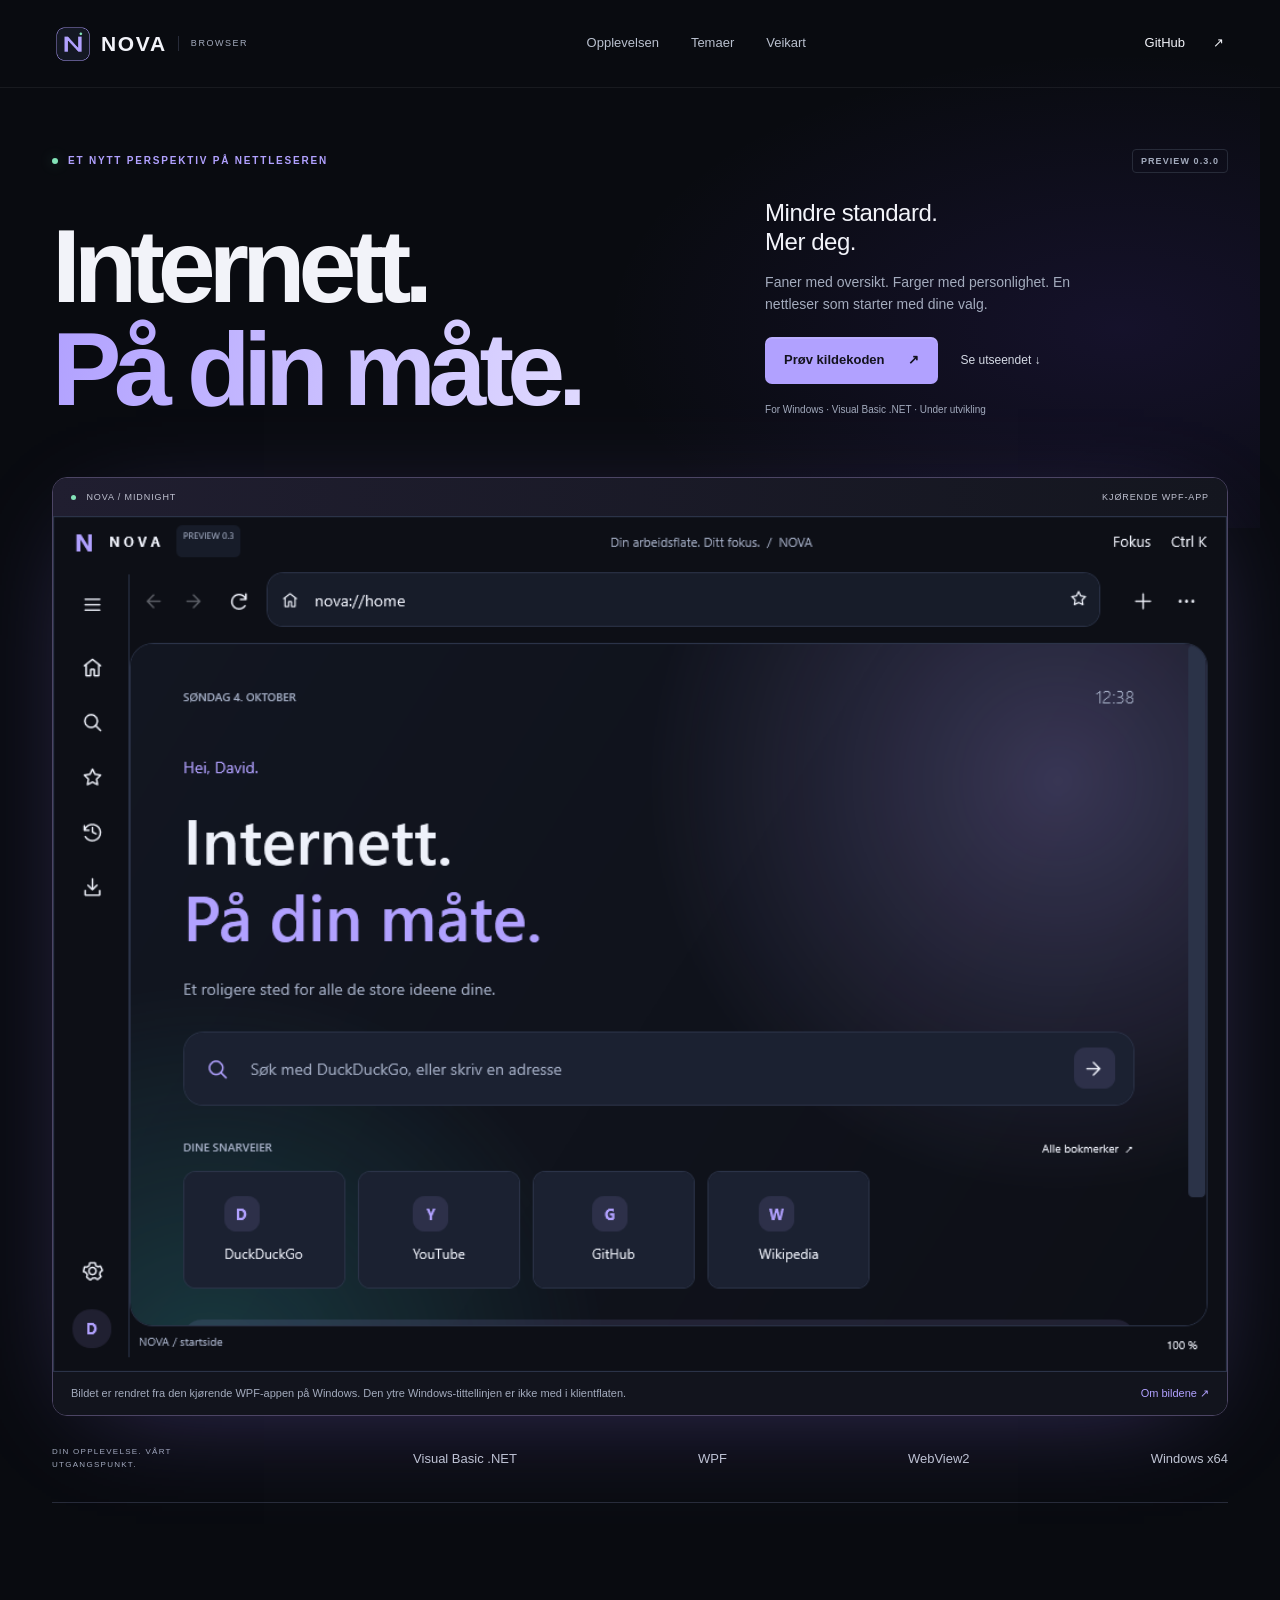
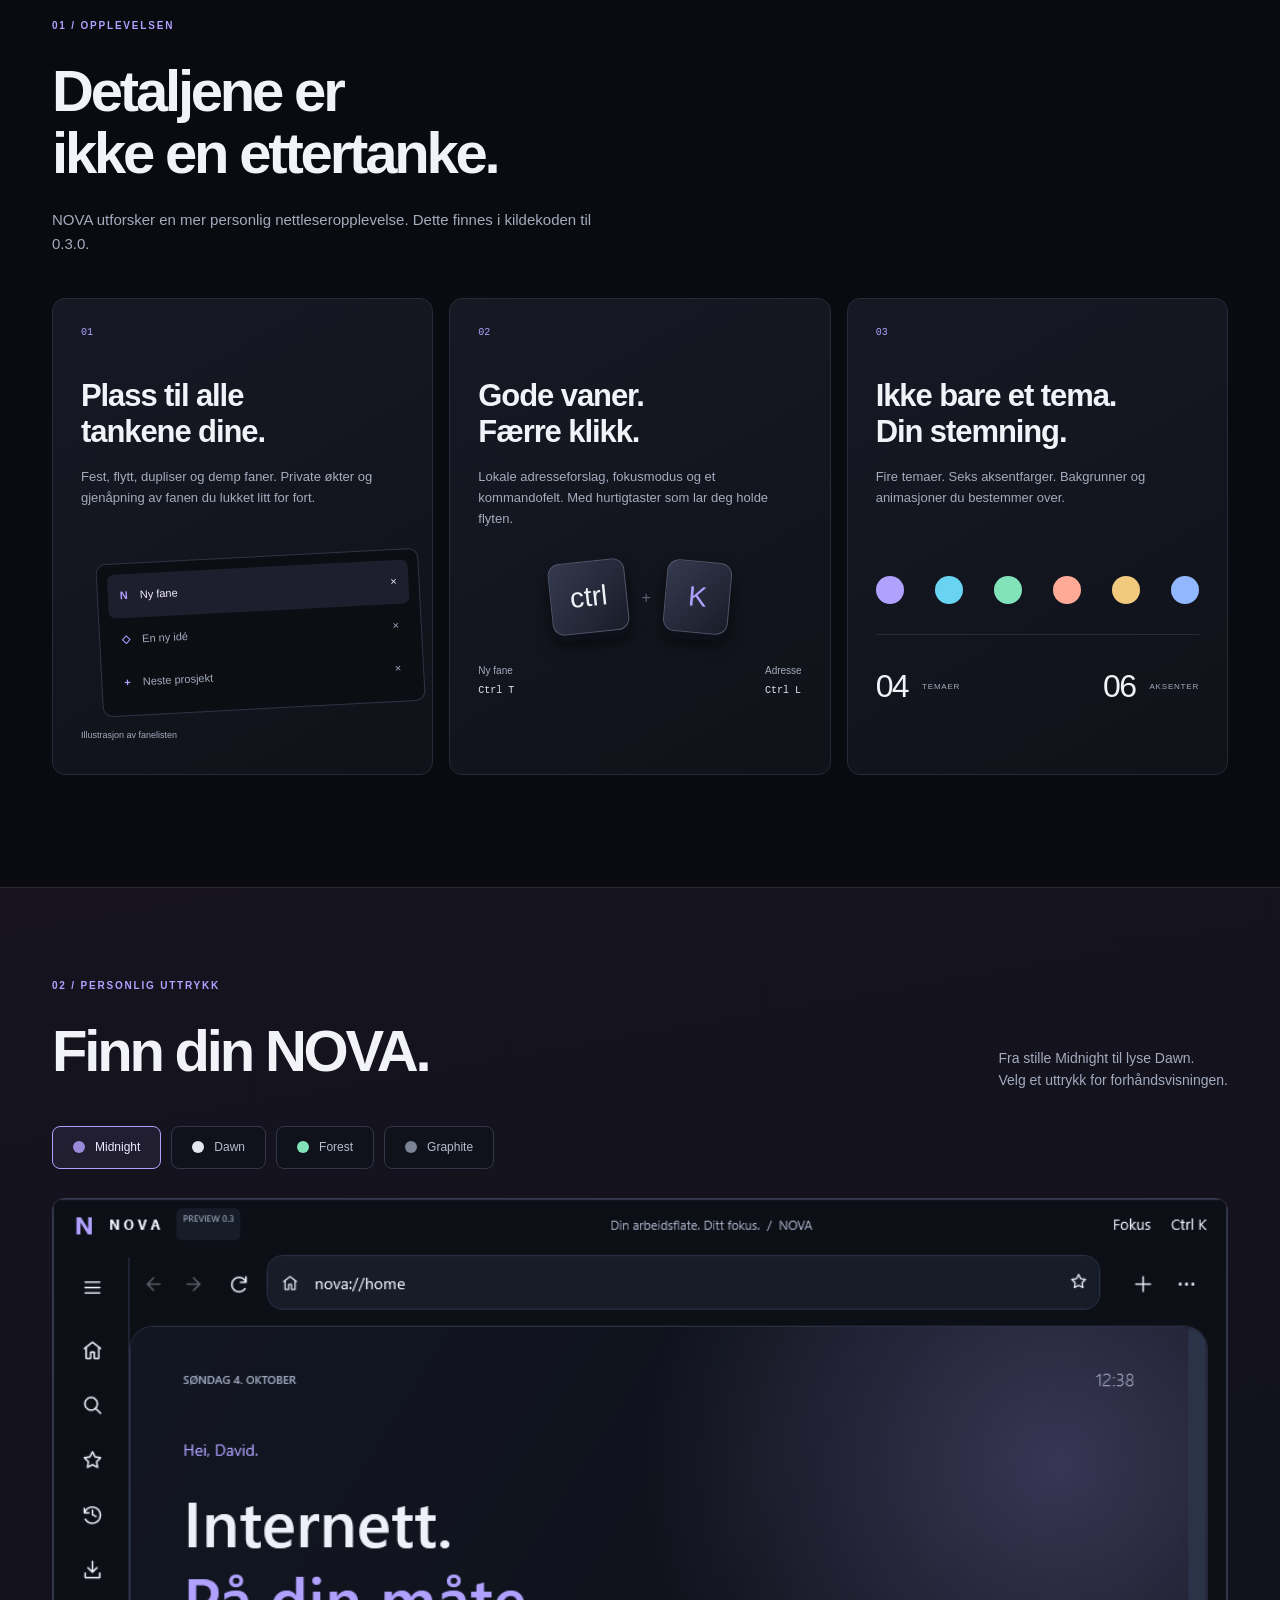
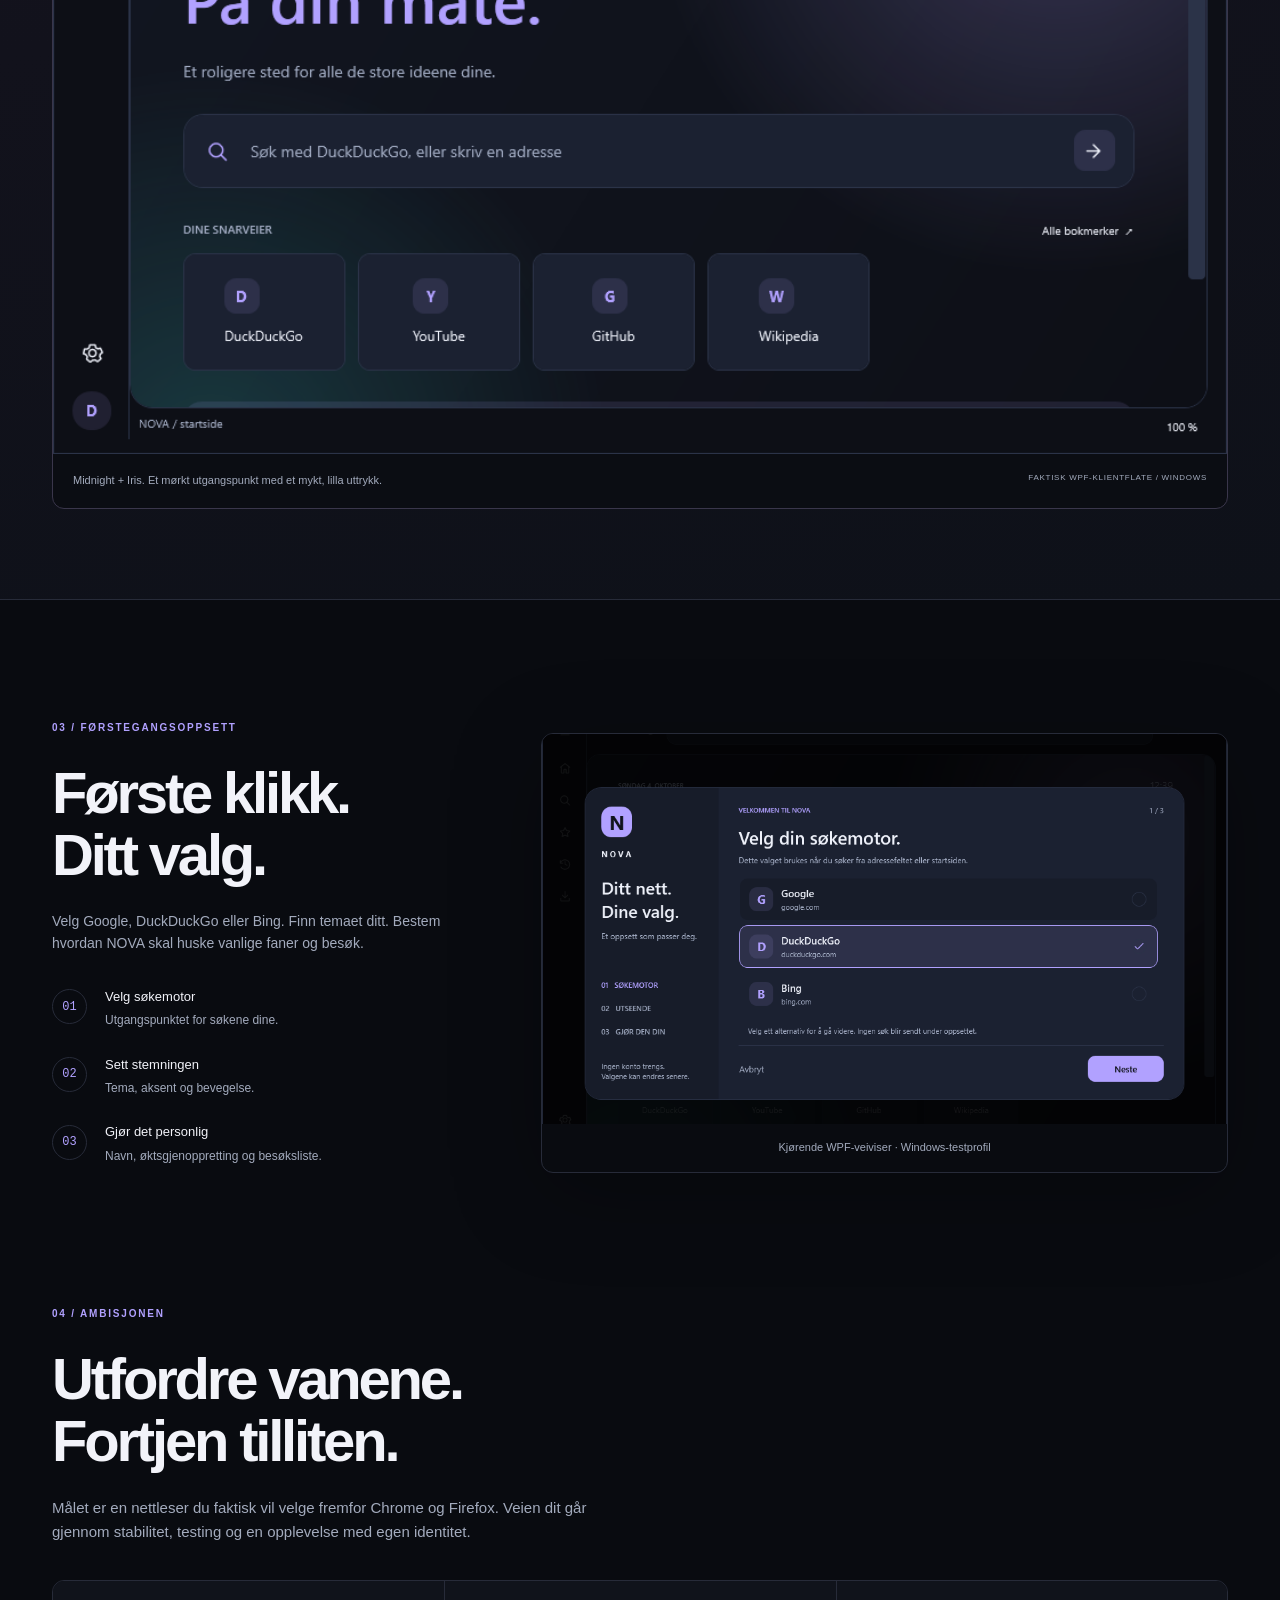
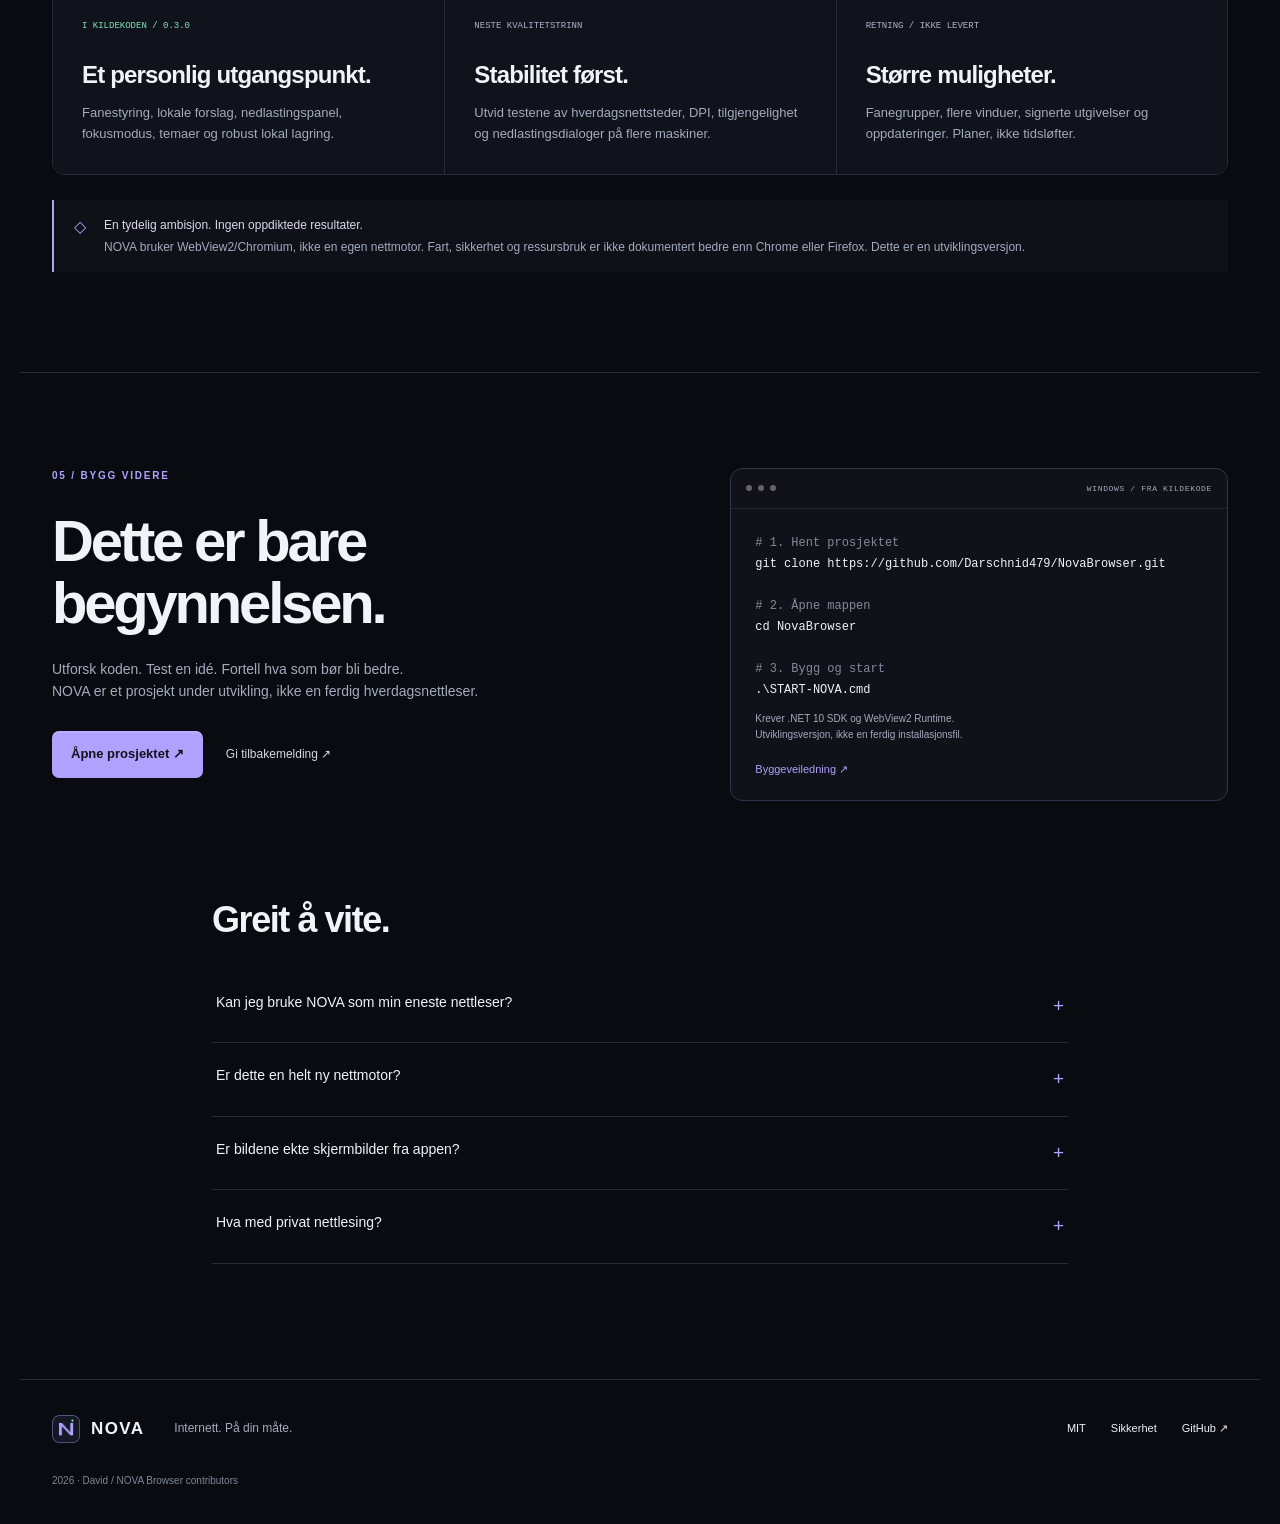
<file: docs/index.html>
<!doctype html>
<html lang="nb"><head><meta charset="utf-8"><meta name="viewport" content="width=device-width, initial-scale=1"><meta name="description" content="NOVA Browser: en personlig Windows-nettleser i Visual Basic .NET. Utforsk faner, temaer og et oppsett som starter med dine valg."><meta name="theme-color" content="#090b10"><meta property="og:title" content="NOVA Browser | Internett. På din måte."><meta property="og:description" content="Ditt nett. Dine valg. En Windows-nettleser under utvikling, med faner, temaer og et personlig oppsett."><meta property="og:type" content="website"><meta property="og:image" content="https://darschnid479.github.io/NovaBrowser/assets/brand/social-card.png"><meta property="og:url" content="https://darschnid479.github.io/NovaBrowser/"><meta name="twitter:card" content="summary_large_image"><title>NOVA Browser | Internett. På din måte.</title><link rel="icon" href="assets/brand/nova-mark.png"><link rel="stylesheet" href="assets/site.css"><script src="assets/site.js" defer></script></head>
<body><a class="skip" href="#main">Hopp til innhold</a><header class="site-header"><a class="logo" href="#" aria-label="NOVA start"><img src="assets/brand/nova-mark.png" width="34" height="34" alt=""><strong>NOVA</strong><span>BROWSER</span></a><nav aria-label="Hovedmeny"><a href="#opplevelsen">Opplevelsen</a><a href="#temaer">Temaer</a><a href="#veikart">Veikart</a></nav><a class="github-link" href="https://github.com/Darschnid479/NovaBrowser">GitHub <span aria-hidden="true">&#8599;</span></a></header>
<main id="main"><section class="hero wrap"><div class="hero-orbit" aria-hidden="true"></div><p class="eyebrow"><span class="dot"></span> ET NYTT PERSPEKTIV PÅ NETTLESEREN <span class="release">PREVIEW 0.3.0</span></p><div class="hero-grid"><h1>Internett.<br><span>På din måte.</span></h1><div class="hero-copy"><p>Mindre standard.<br>Mer deg.</p><p class="muted">Faner med oversikt. Farger med personlighet. En nettleser som starter med dine valg.</p><div class="actions"><a class="button primary" href="#kom-i-gang">Prøv kildekoden <span>&#8599;</span></a><a class="text-link" href="#temaer">Se utseendet &#8595;</a></div><small>For Windows &middot; Visual Basic .NET &middot; Under utvikling</small></div></div>
<figure class="hero-shot"><div class="shot-top"><span><i></i> NOVA / MIDNIGHT</span><span>KJØRENDE WPF-APP</span></div><img id="hero-preview" src="assets/app-0.3.0/nova-03-midnight-client.png" width="1028" height="749" fetchpriority="high" alt="Faktisk WPF-klientflate fra NOVAs startside: mørkt tema, vertikale faner og personlig søk."><figcaption>Bildet er rendret fra den kjørende WPF-appen på Windows. Den ytre Windows-tittellinjen er ikke med i klientflaten. <a href="https://github.com/Darschnid479/NovaBrowser/blob/main/docs/VISUELT.md">Om bildene &#8599;</a></figcaption></figure>
<div class="tech-strip"><span>DIN OPPLEVELSE. VÅRT UTGANGSPUNKT.</span><div>Visual Basic .NET</div><div>WPF</div><div>WebView2</div><div>Windows x64</div></div></section>
<section class="wrap feature-section" id="opplevelsen"><div class="section-heading"><p class="eyebrow">01 / OPPLEVELSEN</p><h2>Detaljene er<br>ikke en ettertanke.</h2><p class="muted">NOVA utforsker en mer personlig nettleseropplevelse. Dette finnes i kildekoden til 0.3.0.</p></div><div class="feature-grid"><article class="feature-card tabs-card"><span class="card-number">01</span><h3>Plass til alle<br>tankene dine.</h3><p>Fest, flytt, dupliser og demp faner. Private økter og gjenåpning av fanen du lukket litt for fort.</p><div class="mini-tabs" aria-hidden="true"><div class="selected"><b>N</b> Ny fane <span>&#215;</span></div><div><b>&#9671;</b> En ny idé <span>&#215;</span></div><div><b>+</b> Neste prosjekt <span>&#215;</span></div></div><small>Illustrasjon av fanelisten</small></article><article class="feature-card command-card"><span class="card-number">02</span><h3>Gode vaner.<br>Færre klikk.</h3><p>Lokale adresseforslag, fokusmodus og et kommandofelt. Med hurtigtaster som lar deg holde flyten.</p><div class="keycap-art" aria-hidden="true"><kbd>ctrl</kbd><span>+</span><kbd>K</kbd></div><div class="shortcut-line"><span>Ny fane <kbd>Ctrl T</kbd></span><span>Adresse <kbd>Ctrl L</kbd></span></div></article><article class="feature-card settings-card"><span class="card-number">03</span><h3>Ikke bare et tema.<br>Din stemning.</h3><p>Fire temaer. Seks aksentfarger. Bakgrunner og animasjoner du bestemmer over.</p><div class="swatches" aria-hidden="true"><i></i><i></i><i></i><i></i><i></i><i></i></div><div class="feature-bottom"><strong>04</strong><span>TEMAER</span><strong>06</strong><span>AKSENTER</span></div></article></div></section>
<section class="theme-section" id="temaer"><div class="wrap"><div class="theme-heading"><div><p class="eyebrow">02 / PERSONLIG UTTRYKK</p><h2>Finn din NOVA.</h2></div><p class="muted">Fra stille Midnight til lyse Dawn.<br>Velg et uttrykk for forhåndsvisningen.</p></div><div class="theme-switch" role="group" aria-label="Velg forhåndsvisningstema"><button type="button" data-theme="midnight" aria-pressed="true"><i></i>Midnight</button><button type="button" data-theme="dawn" aria-pressed="false"><i></i>Dawn</button><button type="button" data-theme="forest" aria-pressed="false"><i></i>Forest</button><button type="button" data-theme="graphite" aria-pressed="false"><i></i>Graphite</button></div><figure class="theme-display"><img id="theme-preview" src="assets/app-0.3.0/nova-03-midnight-client.png" alt="Kjørende WPF-klientflate fra NOVA i Midnight-tema" width="1028" height="749" loading="lazy"><figcaption><span id="theme-description" aria-live="polite">Midnight + Iris. Et mørkt utgangspunkt med et mykt, lilla uttrykk.</span><span>FAKTISK WPF-KLIENTFLATE / WINDOWS</span></figcaption></figure></div></section>
<section class="wrap setup-section"><div class="setup-copy"><p class="eyebrow">03 / FØRSTEGANGSOPPSETT</p><h2>Første klikk.<br>Ditt valg.</h2><p class="muted">Velg Google, DuckDuckGo eller Bing. Finn temaet ditt. Bestem hvordan NOVA skal huske vanlige faner og besøk.</p><ol><li><span>01</span><div><strong>Velg søkemotor</strong><p>Utgangspunktet for søkene dine.</p></div></li><li><span>02</span><div><strong>Sett stemningen</strong><p>Tema, aksent og bevegelse.</p></div></li><li><span>03</span><div><strong>Gjør det personlig</strong><p>Navn, øktsgjenoppretting og besøksliste.</p></div></li></ol></div><figure class="setup-picture"><img src="assets/app-0.3.0/nova-03-setup-client.png" width="1028" height="749" alt="Kjørende WPF-klientflate fra NOVAs oppstartsveiviser med valg av søkemotor" loading="lazy"><figcaption>Kjørende WPF-veiviser &middot; Windows-testprofil</figcaption></figure></section>
<section class="wrap roadmap" id="veikart"><div class="section-heading"><p class="eyebrow">04 / AMBISJONEN</p><h2>Utfordre vanene.<br>Fortjen tilliten.</h2><p class="muted">Målet er en nettleser du faktisk vil velge fremfor Chrome og Firefox. Veien dit går gjennom stabilitet, testing og en opplevelse med egen identitet.</p></div><div class="roadmap-grid"><article><span class="stage current">I KILDEKODEN / 0.3.0</span><h3>Et personlig utgangspunkt.</h3><p>Fanestyring, lokale forslag, nedlastingspanel, fokusmodus, temaer og robust lokal lagring.</p></article><article><span class="stage">NESTE KVALITETSTRINN</span><h3>Stabilitet først.</h3><p>Utvid testene av hverdagsnettsteder, DPI, tilgjengelighet og nedlastingsdialoger på flere maskiner.</p></article><article><span class="stage">RETNING / IKKE LEVERT</span><h3>Større muligheter.</h3><p>Fanegrupper, flere vinduer, signerte utgivelser og oppdateringer. Planer, ikke tidsløfter.</p></article></div><aside class="honesty"><span>&#9671;</span><p><strong>En tydelig ambisjon. Ingen oppdiktede resultater.</strong><br>NOVA bruker WebView2/Chromium, ikke en egen nettmotor. Fart, sikkerhet og ressursbruk er ikke dokumentert bedre enn Chrome eller Firefox. Dette er en utviklingsversjon.</p></aside></section>
<section class="wrap start-section" id="kom-i-gang"><div><p class="eyebrow">05 / BYGG VIDERE</p><h2>Dette er bare<br>begynnelsen.</h2><p class="muted">Utforsk koden. Test en idé. Fortell hva som bør bli bedre.<br>NOVA er et prosjekt under utvikling, ikke en ferdig hverdagsnettleser.</p><div class="actions"><a class="button primary" href="https://github.com/Darschnid479/NovaBrowser">Åpne prosjektet &#8599;</a><a class="text-link" href="https://github.com/Darschnid479/NovaBrowser/issues/new/choose">Gi tilbakemelding &#8599;</a></div></div><div class="terminal"><div><i></i><i></i><i></i><span>WINDOWS / FRA KILDEKODE</span></div><pre><span># 1. Hent prosjektet</span>
git clone https://github.com/Darschnid479/NovaBrowser.git

<span># 2. Åpne mappen</span>
cd NovaBrowser

<span># 3. Bygg og start</span>
.\START-NOVA.cmd</pre><p>Krever .NET 10 SDK og WebView2 Runtime.<br>Utviklingsversjon, ikke en ferdig installasjonsfil.</p><a href="https://github.com/Darschnid479/NovaBrowser#kom-i-gang">Byggeveiledning &#8599;</a></div></section>
<section class="wrap faq"><h2>Greit å vite.</h2><details><summary>Kan jeg bruke NOVA som min eneste nettleser?</summary><p>Det anbefales ikke på dette stadiet. 0.3.0 er en utviklingsversjon med kjente og uavklarte feil. Test med en ufølsom profil, og behold en etablert nettleser til viktige oppgaver.</p></details><details><summary>Er dette en helt ny nettmotor?</summary><p>Nei. Visual Basic .NET og WPF driver appens grensesnitt. Microsoft WebView2 viser nettsidene. NOVAs prosjekt er brukeropplevelsen rundt nettmotoren.</p></details><details><summary>Er bildene ekte skjermbilder fra appen?</summary><p>Bildene på denne siden er rendret fra den faktiske WPF-appen på Windows. Klientbildene utelater den ytre Windows-tittellinjen. Repoet inneholder også native vindusopptak og en separat nettmotorfangst av en lokal testside.</p></details><details><summary>Hva med privat nettlesing?</summary><p>Private faner er implementert, men privat betyr ikke anonym. NOVA og WebView2 har ulike lag for datalagring. Se prosjektets personverndokument før du bruker funksjonen.</p></details></section>
</main><footer class="wrap footer"><a class="logo" href="#"><img src="assets/brand/nova-mark.png" width="28" height="28" alt=""><strong>NOVA</strong></a><p>Internett. På din måte.</p><div><a href="https://github.com/Darschnid479/NovaBrowser/blob/main/LICENSE">MIT</a><a href="https://github.com/Darschnid479/NovaBrowser/blob/main/SECURITY.md">Sikkerhet</a><a href="https://github.com/Darschnid479/NovaBrowser">GitHub &#8599;</a></div><small>2026 &middot; David / NOVA Browser contributors</small></footer></body></html>
</file>
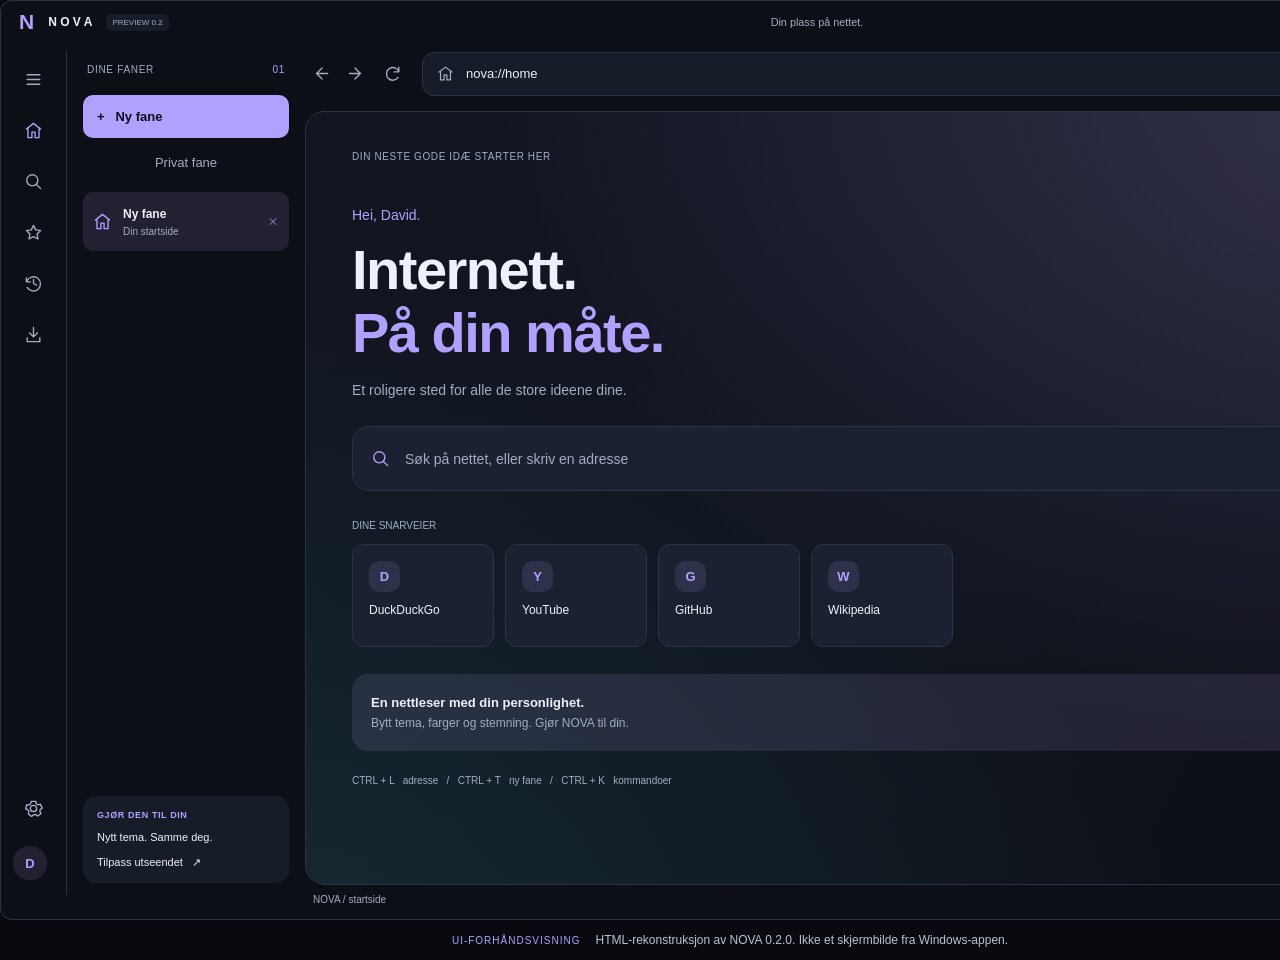
<file: docs/preview.html>
<!doctype html>
<html lang="nb"><head><meta charset="utf-8"><meta name="viewport" content="width=device-width,initial-scale=1"><meta name="robots" content="noindex"><title>NOVA | UI-forhåndsvisning</title><link rel="icon" href="assets/brand/nova-mark.png"><link rel="stylesheet" href="assets/preview.css"></head>
<body><main id="app" data-theme="Midnight">
<header class="titlebar"><div class="brand"><b>N</b><strong>N O V A</strong><span>PREVIEW 0.2</span></div><small>Din plass på nettet.</small><div class="window-controls" aria-label="Illustrerte vindusknapper"><span data-icon="Minimize"></span><span data-icon="Maximize"></span><span data-icon="Close"></span></div></header>
<div class="body"><aside class="rail"><div><i data-icon="Menu"></i><i data-icon="Home" class="on"></i><i data-icon="Search"></i><i data-icon="Star"></i><i data-icon="History"></i><i data-icon="Download"></i></div><div><i data-icon="Settings"></i><b>D</b></div></aside>
<aside class="sidebar"><div class="side-label">DINE FANER <span>01</span></div><div class="primary">+ &nbsp; Ny fane</div><p class="private">Privat fane</p><div class="tab on"><i data-icon="Home"></i><div><strong>Ny fane</strong><small>Din startside</small></div><i data-icon="Close"></i></div><div class="side-end"><label>GJØR DEN TIL DIN</label><p>Nytt tema. Samme deg.</p><span>Tilpass utseendet &nbsp; &#8599;</span></div></aside>
<section class="workspace"><div class="toolbar"><div class="nav-icons"><i data-icon="Back"></i><i data-icon="Forward"></i><i data-icon="Refresh"></i></div><div class="address"><i data-icon="Home"></i><span>nova://home</span><i data-icon="Star"></i></div><div class="nav-icons"><i data-icon="Home"></i><i data-icon="More"></i></div></div>
<div class="home"><div class="halo"></div><div class="home-top"><span>DIN NESTE GODE IDÆ STARTER HER</span><span>09:41</span></div><p class="greeting">Hei, David.</p><h1>Internett.<br><em>På din måte.</em></h1><p class="intro">Et roligere sted for alle de store ideene dine.</p><div class="search"><i data-icon="Search"></i><span>Søk på nettet, eller skriv en adresse</span><i data-icon="Forward"></i></div><div class="shortcut-title">DINE SNARVEIER <span>Alle bokmerker &#8599;</span></div><div class="shortcuts"><div><b>D</b><span>DuckDuckGo</span></div><div><b>Y</b><span>YouTube</span></div><div><b>G</b><span>GitHub</span></div><div><b>W</b><span>Wikipedia</span></div></div><div class="personalize"><div><strong>En nettleser med din personlighet.</strong><p>Bytt tema, farger og stemning. Gjør NOVA til din.</p></div><span>Tilpass &#8599;</span></div><p class="shortcuts-help">CTRL + L &nbsp; adresse &nbsp; / &nbsp; CTRL + T &nbsp; ny fane &nbsp; / &nbsp; CTRL + K &nbsp; kommandoer</p></div><div class="status">NOVA / startside <span>100 %</span></div></section></div>
<div class="shade" id="settings-view" hidden><aside class="settings"><h2>Gjør NOVA til din. <span>&#215;</span></h2><p>Små detaljer. Din personlighet.</p><label>HVA SKAL VI KALLE DEG?</label><div class="field">David</div><label>TEMA</label><div class="field"><span id="theme-label">Midnight</span><span>&#8964;</span></div><small>Midnight &middot; mørk / Dawn &middot; lys / Forest &middot; grønn / Graphite &middot; grå</small><label>AKSENTFARGE</label><div class="field">Iris <span>&#8964;</span></div><label>BAKGRUNN PÅ STARTSIDEN</label><div class="field">Aurora <span>&#8964;</span></div><label>UTSEENDE OG BEVEGELSE</label><p class="check">&#10003; <span>Myke animasjoner</span></p><p class="check">&#10003; <span>Vis klokken</span></p><p class="check off">&#9633; <span>Tettere faneliste</span></p><label>SØK OG OPPSTART</label><div class="field">DuckDuckGo <span>&#8964;</span></div><p class="check">&#10003; <span>Åpne vanlige faner igjen ved start</span></p><p class="check">&#10003; <span>Lagre NOVAs besøksliste</span></p><div class="primary done">Ferdig</div></aside></div>
<div class="shade setup-shade" id="setup-view" hidden><section class="setup"><aside><b class="n-mark">N</b><strong>N O V A</strong><h2>Ditt nett.<br>Dine valg.</h2><p>Et oppsett som passer deg.</p><div class="steps"><p class="active">01 &nbsp; Søkemotor</p><p>02 &nbsp; Utseende</p><p>03 &nbsp; Dine valg</p></div><small>Du kan endre alt senere.</small></aside><div class="setup-main"><label>1 / 3</label><h2>Velg din søkemotor.</h2><p>Dette valget brukes når du søker fra adressefeltet eller startsiden.</p><div class="provider"><b>G</b><div><strong>Google</strong><small>google.com</small></div><span class="radio"></span></div><div class="provider"><b>D</b><div><strong>DuckDuckGo</strong><small>duckduckgo.com</small></div><span class="radio selected"></span></div><div class="provider"><b>B</b><div><strong>Bing</strong><small>bing.com</small></div><span class="radio"></span></div><p class="setup-note">Velg ett alternativ for å gå videre. Ingen søk blir sendt under oppsettet.</p><div class="setup-bottom"><span>Avslutt NOVA</span><b class="primary">Neste &nbsp; &#8594;</b></div></div></section></div>
</main><footer class="disclosure"><span>UI-FORHÅNDSVISNING</span> HTML-rekonstruksjon av NOVA 0.2.0. Ikke et skjermbilde fra Windows-appen.</footer><script src="assets/preview.js"></script></body></html>
</file>
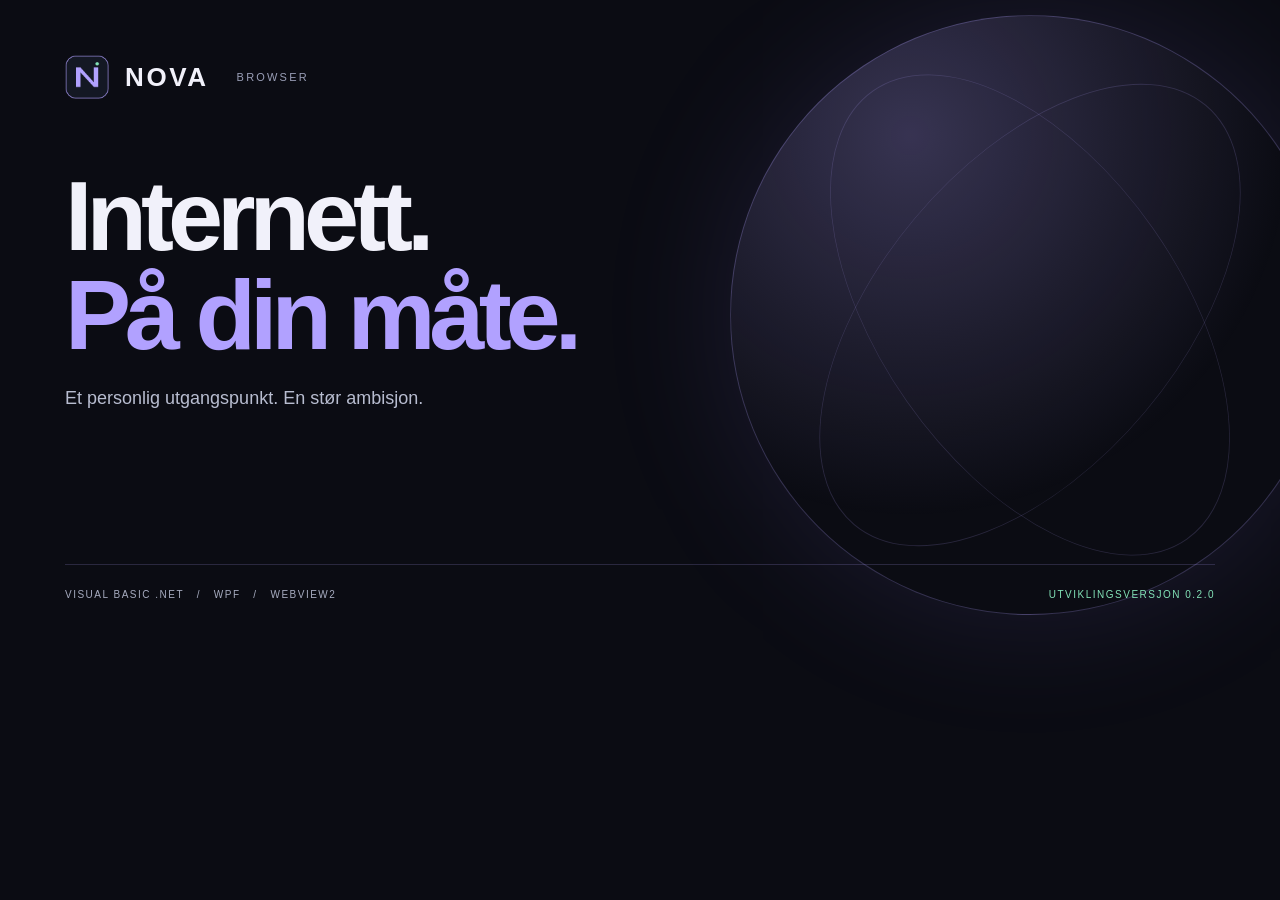
<file: tools/brand-artwork.html>
<!doctype html><html lang="nb"><meta charset="utf-8"><title>NOVA brand artwork</title><style>*{box-sizing:border-box}body{margin:0;width:1280px;height:640px;overflow:hidden;background:#0b0c13;color:#f1f1fa;font-family:Arial,sans-serif;padding:55px 65px;position:relative}.orb{position:absolute;width:600px;height:600px;right:-50px;top:15px;border:1px solid #b1a1ff40;border-radius:50%;background:radial-gradient(circle at 30% 20%,#b1a1ff44,transparent 60%);box-shadow:0 0 140px #9b81ff1f}.orb:before,.orb:after{content:'';position:absolute;inset:25px;border:1px solid #b1a1ff2c;border-radius:50%;transform:rotate(40deg) scaleX(.55)}.orb:after{transform:rotate(-35deg) scaleX(.55)}header{display:flex;align-items:center;gap:16px;position:relative}img{width:44px;height:44px}header b{font-size:26px;letter-spacing:.1em}header span{color:#9a9fb7;letter-spacing:.2em;font-size:11px;margin-left:12px}h1{font-size:99px;line-height:1.0;letter-spacing:-6px;font-weight:600;margin:67px 0 24px;position:relative}h1 span{color:#b1a1ff}p{font-size:18px;color:#b8bdd0;position:relative}footer{position:absolute;bottom:40px;left:65px;right:65px;border-top:1px solid #b1a1ff30;padding-top:24px;display:flex;justify-content:space-between;font-size:10px;letter-spacing:1.5px;color:#a7acc0}.version{color:#83e3b8}</style><div class="orb"></div><header><img src="../docs/assets/brand/nova-mark.png" alt=""><b>NOVA</b><span>BROWSER</span></header><h1>Internett.<br><span>På din måte.</span></h1><p>Et personlig utgangspunkt. En stør ambisjon.</p><footer><span>VISUAL BASIC .NET &nbsp; / &nbsp; WPF &nbsp; / &nbsp; WEBVIEW2</span><span class="version">UTVIKLINGSVERSJON 0.2.0</span></footer></html>
</file>
<file: docs/assets/site.css>
@charset "UTF-8";:root{--bg:#090b10;--card:#11141d;--stroke:#272b39;--text:#f2f3f9;--muted:#a3abbd;--accent:#b1a1ff;--green:#83e3b8;color-scheme:dark}*{box-sizing:border-box}html{scroll-behavior:smooth;scroll-padding-top:110px}body{margin:0;background:var(--bg);color:var(--text);font:16px/1.6 "Segoe UI",Arial,sans-serif}a{color:inherit;text-decoration:none}button{font:inherit}a,button,summary{-webkit-tap-highlight-color:transparent}a:focus-visible,button:focus-visible,summary:focus-visible{outline:2px solid var(--accent);outline-offset:5px}img{max-width:100%;height:auto;display:block}figure{margin:0}h1,h2,h3,p{margin-top:0}h1,h2,h3{line-height:1.07;font-weight:600;letter-spacing:-.055em}h2{font-size:58px;margin-bottom:24px}h3{font-size:31px;line-height:1.17;letter-spacing:-.035em}.wrap{max-width:1240px;margin:auto;padding-left:32px;padding-right:32px}.muted{color:var(--muted)}.site-header{height:88px;max-width:1440px;padding:0 56px;margin:auto;display:flex;align-items:center;justify-content:space-between;gap:30px;position:relative;z-index:10;border-bottom:1px solid #ffffff10}.logo{display:flex;align-items:center;gap:11px}.logo strong{font-size:21px;letter-spacing:.08em}.logo>span{font-size:9px;letter-spacing:.17em;color:var(--muted);border-left:1px solid var(--stroke);padding-left:12px}.site-header nav{display:flex;gap:32px;font-size:13px;color:#b9c0ce}.site-header a:hover{color:var(--accent)}.github-link{font-size:13px;display:flex;gap:28px}.hero{padding-top:61px;position:relative}.hero-orbit{z-index:-1;position:absolute;width:700px;height:500px;right:0;top:-60px;opacity:.7;background:radial-gradient(ellipse at 80% 60%,#6c41e82d,transparent 65%);pointer-events:none}.eyebrow{font-size:10px;font-weight:600;letter-spacing:.18em;color:var(--accent);display:flex;align-items:center;gap:10px;margin-bottom:26px}.dot{width:6px;height:6px;border-radius:100%;background:var(--green);box-shadow:0 0 14px #83e3b855}.release{border:1px solid var(--stroke);padding:4px 8px;border-radius:4px;margin-left:auto;color:var(--muted);font-size:9px;letter-spacing:.12em}.hero-grid{display:grid;grid-template-columns:1.4fr 1fr;align-items:end;gap:65px}.hero h1{font-size:104px;line-height:.99;letter-spacing:-.068em;margin:0 0 14px}.hero h1 span{background:linear-gradient(100deg,#b1a1ff,#dfd9ff);background-clip:text;-webkit-background-clip:text;color:transparent}.hero-copy{padding-bottom:17px}.hero-copy>p:first-child{font-size:24px;line-height:1.2;letter-spacing:-.02em;margin-bottom:14px}.hero-copy .muted{font-size:14px;max-width:340px;margin-bottom:21px}.actions{display:flex;align-items:center;gap:23px;flex-wrap:wrap}.button{display:inline-flex;align-items:center;gap:23px;font-weight:600;font-size:13px;border-radius:7px;min-height:47px;padding:12px 19px;transition:transform .2s,background .2s}.primary{background:var(--accent);color:#13121d;box-shadow:0 2px 0 #fff2 inset}.primary:hover{transform:translateY(-2px);background:#c5baff}.text-link{font-size:12px;color:#d4d9e4}.text-link:hover{color:var(--accent)}.hero-copy small{font-size:10px;color:var(--muted);display:block;margin-top:18px}.hero-shot{margin-top:42px;position:relative;border:1px solid #4c4564;border-radius:15px;overflow:hidden;box-shadow:0 20px 110px -45px #9178f770}.shot-top{background:linear-gradient(90deg,#201e30,#14161f);padding:12px 18px;display:flex;justify-content:space-between;font-size:9px;color:#bfc1d0;letter-spacing:.1em}.shot-top i{display:inline-block;width:5px;height:5px;border-radius:50%;background:var(--green);margin-right:7px}.hero-shot>img{width:100%}figcaption{color:var(--muted);font-size:11px;line-height:1.6} .hero-shot figcaption{padding:13px 18px;background:#12141d}.hero-shot figcaption a{float:right;color:var(--accent)}.tech-strip{display:flex;align-items:center;justify-content:space-between;border-bottom:1px solid var(--stroke);padding:30px 0;color:#c0c6d2;font-size:13px}.tech-strip>span{font-size:8px;letter-spacing:.16em;color:var(--muted);max-width:180px}.feature-section{padding-top:115px;padding-bottom:112px}.section-heading{position:relative;max-width:800px}.section-heading>p.muted{max-width:580px;font-size:15px}.feature-grid{display:grid;grid-template-columns:1fr 1fr 1fr;gap:16px;margin-top:42px}.feature-card{border:1px solid var(--stroke);border-radius:13px;padding:28px;background:linear-gradient(150deg,#161924,#101219);overflow:hidden}.card-number{font:10px monospace;color:var(--accent);display:block;margin-bottom:40px}.feature-card h3{margin-bottom:17px}.feature-card>p{color:var(--muted);font-size:13px;min-height:64px;margin-bottom:22px}.feature-card>small{font-size:9px;color:var(--muted)}.mini-tabs{border:1px solid #303345;border-radius:10px;padding:10px;background:#0c0e14;margin-top:26px;margin-bottom:10px;transform:rotate(-3deg) translateX(18px)}.mini-tabs>div{display:flex;gap:12px;align-items:center;padding:13px 12px;color:var(--muted);font-size:11px}.mini-tabs .selected{background:#b1a1ff1c;border-radius:7px;color:#eeebff}.mini-tabs b{color:var(--accent)}.mini-tabs span{margin-left:auto}.keycap-art{display:flex;align-items:center;justify-content:center;gap:14px;margin:30px 0}.keycap-art kbd{font:28px "Segoe UI",Arial,sans-serif;padding:19px;border:1px solid #505569;border-radius:12px;background:linear-gradient(130deg,#34394e,#191d29);box-shadow:0 7px 0 #0d1018,0 10px 15px #0009;transform:rotate(-6deg);min-width:65px;text-align:center}.keycap-art kbd:last-child{color:var(--accent);transform:rotate(5deg)}.keycap-art>span{color:#5b6073}.shortcut-line{display:flex;justify-content:space-between;gap:10px;font-size:10px;color:var(--muted);margin-top:28px}.shortcut-line kbd{font:10px monospace;display:block;color:#dfe1ed;margin-top:6px}.swatches{display:flex;align-items:center;justify-content:space-between;margin:45px 0 30px}.swatches i{width:28px;height:28px;border-radius:50%;background:#b1a1ff}.swatches i:nth-child(2){background:#69d4f2}.swatches i:nth-child(3){background:#83e3b8}.swatches i:nth-child(4){background:#ffaa96}.swatches i:nth-child(5){background:#f1ca7d}.swatches i:nth-child(6){background:#91b8ff}.feature-bottom{display:flex;align-items:center;gap:14px;border-top:1px solid var(--stroke);padding-top:26px}.feature-bottom strong{font-size:32px;font-weight:400;letter-spacing:-.05em}.feature-bottom span{font-size:8px;letter-spacing:.1em;color:var(--muted)}.feature-bottom span:nth-child(2){margin-right:auto}.theme-section{padding:90px 0;background:linear-gradient(170deg,#16131f,#0e1119);border-top:1px solid #2b2638;border-bottom:1px solid var(--stroke)}.theme-heading{display:flex;justify-content:space-between;align-items:end;gap:50px}.theme-heading>p{font-size:14px;max-width:370px}.theme-switch{display:flex;gap:10px;flex-wrap:wrap;margin:20px 0 29px}.theme-switch button{border:1px solid #343649;padding:11px 20px;border-radius:8px;background:#10121b;color:#b5bdcf;font-size:12px;display:flex;align-items:center;gap:10px;cursor:pointer;transition:border-color .2s,background .2s}.theme-switch button:hover{border-color:var(--accent)}.theme-switch button[aria-pressed=true]{border-color:var(--accent);color:#eee9ff;background:#b1a1ff15}.theme-switch i{display:block;width:12px;height:12px;border-radius:50%;background:#9989d9}.theme-switch [data-theme=dawn] i{background:#e4e6f0}.theme-switch [data-theme=forest] i{background:#83e3b8}.theme-switch [data-theme=graphite] i{background:#7b8394}.theme-display{border:1px solid #3a364b;border-radius:12px;overflow:hidden;background:#0b0d13}.theme-display img{width:100%;transition:opacity .2s}.theme-display figcaption{display:flex;justify-content:space-between;gap:20px;padding:18px 20px}.theme-display figcaption span:last-child{font-size:8px;letter-spacing:.09em}.setup-section{padding-top:120px;padding-bottom:120px;display:grid;grid-template-columns:.78fr 1.22fr;gap:50px;align-items:center}.setup-copy .muted{font-size:14px}.setup-copy ol{list-style:none;padding:0;margin:28px 0 0}.setup-copy li{display:flex;gap:18px;margin:20px 0;align-items:center}.setup-copy li>span{font:12px monospace;color:var(--accent);width:35px;height:35px;display:grid;place-items:center;border:1px solid var(--stroke);border-radius:50%}.setup-copy strong{font-size:13px;font-weight:500}.setup-copy li p{font-size:12px;color:var(--muted);margin:3px 0 0}.setup-picture{border:1px solid var(--stroke);border-radius:12px;overflow:hidden;box-shadow:0 20px 90px #0004}.setup-picture img{width:100%;height:390px;object-fit:cover;object-position:center}.setup-picture figcaption{padding:15px;text-align:center}.roadmap{padding-bottom:100px}.roadmap-grid{display:grid;grid-template-columns:1fr 1fr 1fr;border:1px solid var(--stroke);border-radius:12px;overflow:hidden;margin-top:36px}.roadmap-grid article{padding:29px;background:#10131b}.roadmap-grid article+article{border-left:1px solid var(--stroke)}.stage{font:9px monospace;color:#abb3c9}.stage.current{color:var(--green)}.roadmap-grid h3{font-size:24px;margin:25px 0 14px;letter-spacing:-.035em}.roadmap-grid p{font-size:13px;color:var(--muted);margin:0}.honesty{display:flex;gap:18px;margin-top:25px;border-left:2px solid var(--accent);padding:14px 20px;background:#b1a1ff08}.honesty>span{color:var(--accent)}.honesty p{font-size:12px;color:var(--muted);margin:0;line-height:1.85}.honesty strong{color:#dcd9eb;font-weight:500}.start-section{display:grid;grid-template-columns:1.1fr .9fr;gap:70px;border-top:1px solid var(--stroke);padding-top:95px;padding-bottom:100px}.start-section .muted{font-size:14px;margin-bottom:28px}.terminal{border:1px solid #363249;border-radius:12px;overflow:hidden;background:#101119;align-self:center}.terminal>div{padding:15px;border-bottom:1px solid #272438;display:flex;align-items:center;gap:6px}.terminal i{width:6px;height:6px;background:#666175;border-radius:50%}.terminal>div span{font:8px monospace;letter-spacing:.08em;color:var(--muted);margin-left:auto}.terminal pre{padding:24px 24px 10px;font:12px/1.75 Consolas,monospace;white-space:pre-wrap;margin:0;overflow-wrap:anywhere}.terminal pre span{color:#828a9b}.terminal>p{font-size:10px;color:var(--muted);padding:0 24px}.terminal>a{display:block;margin:18px 24px 22px;font-size:11px;color:var(--accent)}.faq{max-width:920px;padding-bottom:115px}.faq h2{font-size:36px;letter-spacing:-.04em;margin-bottom:30px}.faq details{border-bottom:1px solid var(--stroke)}.faq summary{padding:21px 4px;cursor:pointer;font-size:14px;list-style:none;display:flex;justify-content:space-between;gap:20px}.faq summary::-webkit-details-marker{display:none}.faq summary:after{content:'+';color:var(--accent);font-size:19px}.faq details[open] summary:after{content:'−'}.faq details p{color:var(--muted);font-size:13px;max-width:720px}.footer{padding-top:35px;padding-bottom:35px;border-top:1px solid var(--stroke);display:flex;align-items:center;gap:30px;flex-wrap:wrap}.footer .logo strong{font-size:17px}.footer p{color:var(--muted);font-size:12px;margin:0}.footer>div{display:flex;gap:25px;margin-left:auto;font-size:11px}.footer>small{display:block;flex-basis:100%;color:#7f8797;font-size:10px}.skip{position:absolute;top:-70px;left:20px;background:var(--accent);color:#10121a;padding:12px 20px;z-index:100}.skip:focus{top:10px}@media(prefers-reduced-motion:reduce){html{scroll-behavior:auto}*,*:before,*:after{transition:none!important;animation:none!important}}@media(max-width:1000px){.site-header{padding:0 32px}.hero-grid{gap:32px}.hero h1{font-size:80px}.feature-card{padding:24px}.feature-card h3{font-size:27px}.feature-grid{gap:12px}.setup-section{gap:35px}.setup-picture img{height:350px}.start-section{gap:40px}.swatches i{width:24px;height:24px}}@media(max-width:720px){.wrap{padding-left:22px;padding-right:22px}.site-header{height:72px;padding:0 22px;gap:14px}.site-header nav{display:none}.logo>span{display:none}.github-link{gap:10px;font-size:12px}.hero{padding-top:35px}.hero .eyebrow{font-size:8px;letter-spacing:.08em;gap:7px;flex-wrap:wrap}.release{font-size:8px}.hero-grid{display:block}.hero h1{font-size:clamp(55px,13vw,88px);margin-bottom:28px}.hero-copy>p:first-child{font-size:22px}.hero-copy .muted{max-width:400px}.hero-copy{padding:0}.hero-shot{margin-top:30px;border-radius:9px}.shot-top{font-size:7px;padding:10px;letter-spacing:.05em}.hero-shot figcaption{padding:11px;font-size:10px}.hero-shot figcaption a{float:none;display:block;margin-top:6px}.tech-strip{display:grid;grid-template-columns:1fr 1fr;gap:18px;padding:25px 0;font-size:12px}.tech-strip>span{grid-column:1/-1;max-width:none}h2{font-size:42px}.feature-section{padding-top:65px;padding-bottom:65px}.feature-grid{grid-template-columns:1fr;gap:16px;margin-top:27px}.feature-card{padding:27px}.feature-card h3{font-size:30px}.card-number{margin-bottom:24px}.feature-card>p{min-height:auto;max-width:320px}.mini-tabs{max-width:300px;margin-left:auto}.keycap-art{justify-content:flex-start;padding-left:35px}.swatches{max-width:340px;margin:30px 0}.swatches i{width:32px;height:32px}.theme-section{padding:60px 0}.theme-heading{display:block}.theme-heading>p{font-size:13px}.theme-switch{gap:8px}.theme-switch button{padding:10px 12px;font-size:11px}.theme-display figcaption{display:block;padding:14px;font-size:10px}.theme-display figcaption span:last-child{display:block;margin-top:10px;font-size:7px}.setup-section{padding-top:70px;padding-bottom:70px;grid-template-columns:1fr;gap:24px}.setup-picture img{height:auto}.roadmap{padding-bottom:60px}.roadmap-grid{grid-template-columns:1fr}.roadmap-grid article+article{border-left:0;border-top:1px solid var(--stroke)}.roadmap-grid article{padding:24px}.honesty{padding:14px;gap:10px}.honesty p{font-size:11px}.start-section{grid-template-columns:1fr;padding-top:65px;padding-bottom:70px;gap:30px}.terminal pre{font-size:11px}.faq{padding-bottom:70px}.faq h2{font-size:33px}.faq summary{font-size:13px}.footer{gap:20px;padding-top:27px;padding-bottom:30px}.footer>div{margin-left:0;flex-basis:100%}.footer p{font-size:11px}.footer .logo strong{font-size:16px}}
</file>
<file: docs/assets/preview.css>
*{box-sizing:border-box}body{margin:0;background:#080a0f;font:13px "Segoe UI",Arial,sans-serif;color:#eef1fa}#app{--bg:#0d0f16;--panel:#121621;--raised:#1b2131;--field:#171c29;--stroke:#2b3348;--text:#eef1fa;--muted:#a2acc3;--accent:#b1a1ff;position:relative;width:1460px;height:920px;overflow:hidden;background:var(--bg);color:var(--text);border:1px solid var(--stroke);border-radius:12px}#app[data-theme=Dawn]{--bg:#f3f3f8;--panel:#ebecf4;--raised:#fff;--field:#e4e6f0;--stroke:#d3d8e6;--text:#1d2639;--muted:#59647b;--accent:#5c51a3}#app[data-theme=Forest]{--bg:#0c1615;--panel:#101d1b;--raised:#192b28;--field:#162421;--stroke:#2b423c;--text:#e5f3ed;--muted:#9cb5ad;--accent:#83e3b8}#app[data-theme=Graphite]{--bg:#121212;--panel:#191919;--raised:#232323;--field:#202020;--stroke:#363636;--text:#f1f1f1;--muted:#adadad;--accent:#91b8ff}.titlebar{height:42px;display:flex;align-items:center;padding:0 18px;gap:40px}.brand{display:flex;gap:14px;align-items:center;width:285px}.brand b{font-size:21px;color:var(--accent)}.brand strong{font-size:12px}.brand span{padding:4px 6px;border-radius:5px;background:var(--field);font-size:8px;color:var(--muted)}.titlebar>small{flex:1;text-align:center;color:var(--muted)}.window-controls{display:flex;gap:26px;padding:0 10px}.window-controls svg{width:13px;height:13px}.body{display:grid;grid-template-columns:66px 238px 1fr;height:calc(100% - 42px)}svg{width:19px;height:19px;stroke:currentColor;stroke-width:1.7;fill:none;stroke-linecap:round;stroke-linejoin:round;display:block}i{display:inline-flex;align-items:center;justify-content:center;font-style:normal}.rail{border-right:1px solid var(--stroke);display:flex;flex-direction:column;justify-content:space-between;margin:8px 0 24px;padding:7px 12px}.rail i{width:40px;height:43px;margin-bottom:8px;color:var(--muted)}.rail i.on{color:var(--accent)}.rail b{background:color-mix(in srgb,var(--accent) 12%,transparent);color:var(--accent);height:34px;width:34px;border-radius:16px;display:grid;place-items:center;margin:8px 0}.sidebar{padding:21px 16px 36px;display:flex;flex-direction:column}.side-label{font-size:10px;letter-spacing:.7px;color:var(--muted);display:flex;justify-content:space-between;margin:0 4px 20px}.side-label span{color:var(--accent)}.primary{background:var(--accent);color:var(--bg);font-weight:600;border-radius:10px;padding:14px}.private{text-align:center;color:var(--muted);margin:17px 0 22px}.tab{display:flex;gap:11px;align-items:center;border-radius:10px;padding:14px 10px}.tab.on{background:color-mix(in srgb,var(--accent) 12%,transparent)}.tab>i{color:var(--accent)}.tab div{flex:1}.tab strong{font-size:12px}.tab small{display:block;margin-top:5px;color:var(--muted);font-size:10px}.tab>i:last-child svg{width:12px}.side-end{margin-top:auto;background:var(--field);border-radius:13px;padding:14px}.side-end label{font-size:9px;font-weight:600;color:var(--accent)}.side-end p,.side-end span{font-size:11px}.workspace{display:flex;flex-direction:column;padding:0 16px 14px 0;min-width:0}.toolbar{height:68px;display:flex;gap:8px;align-items:center;padding-bottom:7px}.nav-icons{display:flex;gap:17px;padding:0 6px;color:var(--muted)}.address{flex:1;display:flex;align-items:center;gap:12px;height:44px;border-radius:12px;border:1px solid var(--stroke);background:var(--field);padding:0 14px;margin:0 6px;color:var(--muted)}.address span{flex:1;color:var(--text)}.address svg{width:17px}.home{position:relative;overflow:hidden;flex:1;border:1px solid var(--stroke);border-radius:20px;background:linear-gradient(120deg,var(--panel),var(--bg));padding:35px 46px}.halo{pointer-events:none;position:absolute;inset:0;background:radial-gradient(ellipse at 100% -4%,color-mix(in srgb,var(--accent) 24%,transparent),transparent 60%),radial-gradient(ellipse at 0% 115%,#32a9a726,transparent 55%)}.home>*:not(.halo){position:relative}.home-top{display:flex;justify-content:space-between;align-items:center;font-size:10px;color:var(--muted);letter-spacing:.6px}.home-top span:last-child{font-size:16px;letter-spacing:0}.greeting{margin:42px 0 16px;color:var(--accent);font-size:14px}h1{font-size:56px;line-height:1.12;font-weight:600;letter-spacing:-1.5px;margin:0}h1 em{font-style:normal;color:var(--accent)}.intro{margin:18px 0 28px;color:var(--muted);font-size:14px}.search{background:var(--raised);border:1px solid var(--stroke);border-radius:17px;display:flex;align-items:center;gap:15px;min-height:65px;padding:0 18px}.search i{color:var(--accent)}.search span{color:var(--muted);flex:1;font-size:14px}.search i:last-child{padding:10px;background:color-mix(in srgb,var(--accent) 12%,transparent);border-radius:10px}.shortcut-title{display:flex;justify-content:space-between;font-size:10px;color:var(--muted);margin:29px 0 13px}.shortcuts{display:flex;gap:11px}.shortcuts>div{border:1px solid var(--stroke);background:var(--raised);border-radius:12px;padding:16px;width:142px;height:103px}.shortcuts b{display:grid;place-items:center;width:31px;height:31px;border-radius:10px;background:color-mix(in srgb,var(--accent) 12%,transparent);color:var(--accent)}.shortcuts span{display:block;font-size:12px;margin-top:11px}.personalize{display:flex;align-items:center;justify-content:space-between;gap:20px;margin-top:27px;padding:19px;border-radius:16px;background:color-mix(in srgb,var(--accent) 12%,transparent)}.personalize strong{font-size:13px}.personalize p{margin:6px 0 0;color:var(--muted);font-size:12px}.personalize>span{padding:12px;border-radius:10px;background:var(--raised)}.shortcuts-help{margin:24px 0 0;font-size:10px;color:var(--muted)}.status{display:flex;justify-content:space-between;padding:9px 8px 0;font-size:10px;color:var(--muted)}.shade{position:absolute;inset:0;background:#0008}.shade[hidden]{display:none}.settings{height:100%;width:430px;background:var(--panel);border-left:1px solid var(--stroke);margin-left:auto;padding:28px}.settings h2{font-size:23px;margin:0 0 14px;font-weight:600;display:flex;justify-content:space-between}.settings h2 span{font-size:24px;font-weight:400}.settings>p,.settings small{color:var(--muted);line-height:1.5;font-size:12px}.settings small{display:block;margin-top:8px;font-size:11px}label{display:block;font-size:10px;font-weight:600;color:var(--muted);letter-spacing:.6px}.settings label{margin:23px 0 10px}.field{border:1px solid var(--stroke);background:var(--field);border-radius:10px;min-height:42px;padding:12px;display:flex;justify-content:space-between}.settings .check{color:var(--accent);margin:12px 0}.check span{color:var(--text);padding-left:9px}.settings .off{color:var(--muted)}.done{margin-top:20px;text-align:center}.setup-shade{background:#000c;display:grid;place-items:center}.setup{width:900px;height:560px;display:grid;grid-template-columns:200px 1fr;border-radius:24px;overflow:hidden;background:var(--raised);border:1px solid var(--stroke)}.setup>aside{background:var(--field);padding:28px 24px;display:flex;flex-direction:column}.n-mark{display:grid;place-items:center;background:var(--accent);color:var(--bg);width:46px;height:46px;font-size:29px;border-radius:15px}.setup aside>strong{font-size:12px;margin-top:17px}.setup aside h2{font-size:26px;margin:25px 0 13px;font-weight:600}.setup aside p,.setup aside small{color:var(--muted);font-size:12px;line-height:1.5}.steps{margin-top:26px}.steps p{padding:10px 0}.steps .active{color:var(--accent)}.setup aside small{margin-top:auto;font-size:10px}.setup-main{padding:35px 38px;position:relative}.setup-main h2{font-size:30px;font-weight:600;margin:12px 0}.setup-main>p{font-size:13px;color:var(--muted)}.provider{display:flex;gap:15px;align-items:center;border:1px solid var(--stroke);border-radius:12px;padding:15px;margin-top:13px}.provider:has(.selected){border-color:var(--accent);background:color-mix(in srgb,var(--accent) 8%,transparent)}.provider>b{color:var(--accent);background:var(--field);border-radius:10px;width:36px;height:36px;display:grid;place-items:center}.provider div{flex:1}.provider small{display:block;color:var(--muted);margin-top:6px;font-size:11px}.radio{width:18px;height:18px;border:1px solid var(--muted);border-radius:50%}.radio.selected{border:5px solid var(--accent)}.setup-main .setup-note{font-size:11px;margin-top:18px}.setup-bottom{position:absolute;bottom:30px;left:38px;right:38px;display:flex;justify-content:space-between;align-items:center}.setup-bottom>span{color:var(--muted);font-size:12px}.setup-bottom .primary{padding:12px 23px}.disclosure{width:1460px;height:40px;display:flex;justify-content:center;align-items:center;gap:15px;background:#080a0f;color:#bac1d1;font:12px Arial,sans-serif}.disclosure span{font-size:10px;letter-spacing:1px;color:#b1a1ff}
</file>
